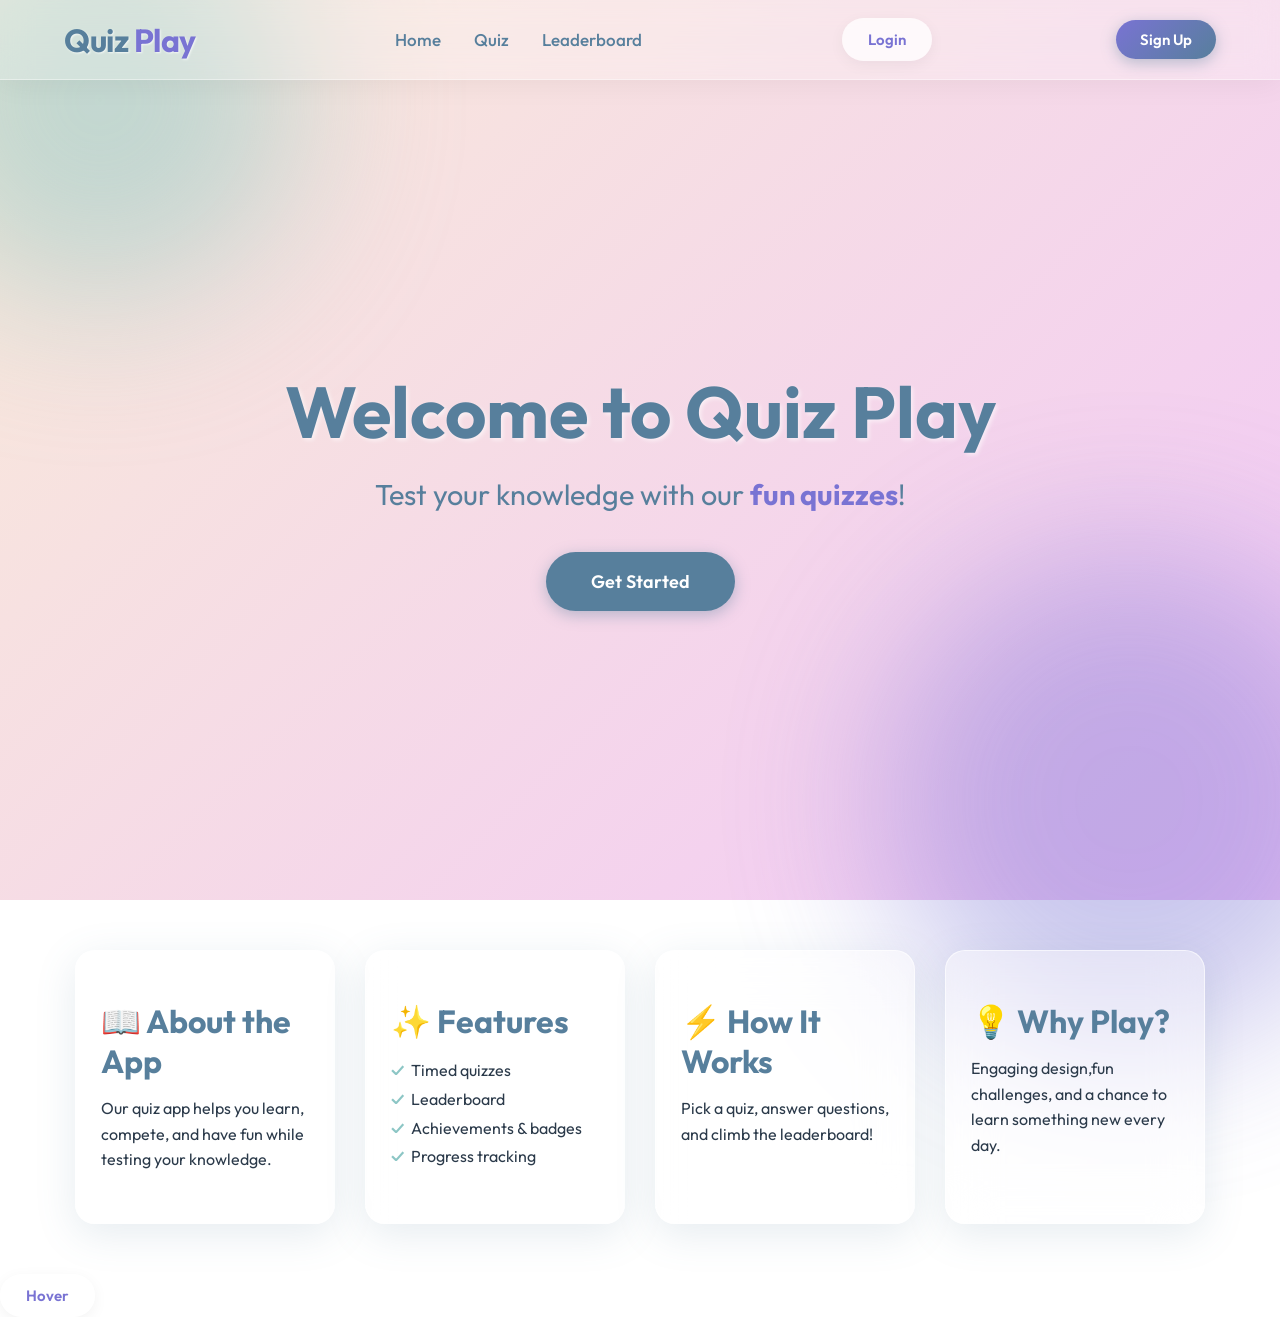
<file: index.html>
<!DOCTYPE html>
<html lang="en">

<head>
    <meta charset="UTF-8">
    <meta name="viewport" content="width=device-width, initial-scale=1.0">
    <link rel="stylesheet" href="style.css">
    <link rel="stylesheet" href='https://unpkg.com/boxicons@2.1.4/css/boxicons.min.css' rel='stylesheet'>
    <title>Quiz app</title>
</head>

<body>
    <header class="header">
        <a href="#home" class="logo">
            Quiz <span>Play</span>
        </a>
        <i class="bx bx-menu" id="menu-icon"></i>
        <nav class="nav">
            <a href="#home">Home</a>
            <a href="quiz.html" id="quizBtn">Quiz</a>
            <a href="lb.html" id="lbBtn">Leaderboard</a>
        </nav>
        <button class="btn" onclick="window.location.href='login.html'">Login</button>
        <button class="gradient-btn" onclick="window.location.href='signup.html'">Sign Up</button>
    </header>
    <section class="home" id="home">
        <h1>Welcome to Quiz Play</h1>
        <p>Test your knowledge with our <span>fun quizzes</span>!</p>
        <button class="Btn" id="getStartedBtn">Get Started</button>
    </section>

    <section class="info-boxes">
        <div class="box">
            <h3>📖 About the App</h3>
            <p>Our quiz app helps you learn, compete, and have fun while testing your knowledge.</p>
        </div>
        <div class="box">
            <h3>✨ Features</h3>
            <ul>
                <li>Timed quizzes</li>
                <li>Leaderboard</li>
                <li>Achievements & badges</li>
                <li>Progress tracking</li>
            </ul>
        </div>
        <div class="box">
            <h3>⚡ How It Works</h3>
            <p>Pick a quiz, answer questions, and climb the leaderboard!</p>
        </div>
        <div class="box">
            <h3>💡 Why Play?</h3>
            <p>Engaging design,fun challenges, and a chance to learn something new every day.</p>
        </div>
    </section>

    <script src="script.js"></script>
    <button class="btn" style="vertical-align:middle"><span>Hover </span></button>
</body>

</html>
</file>
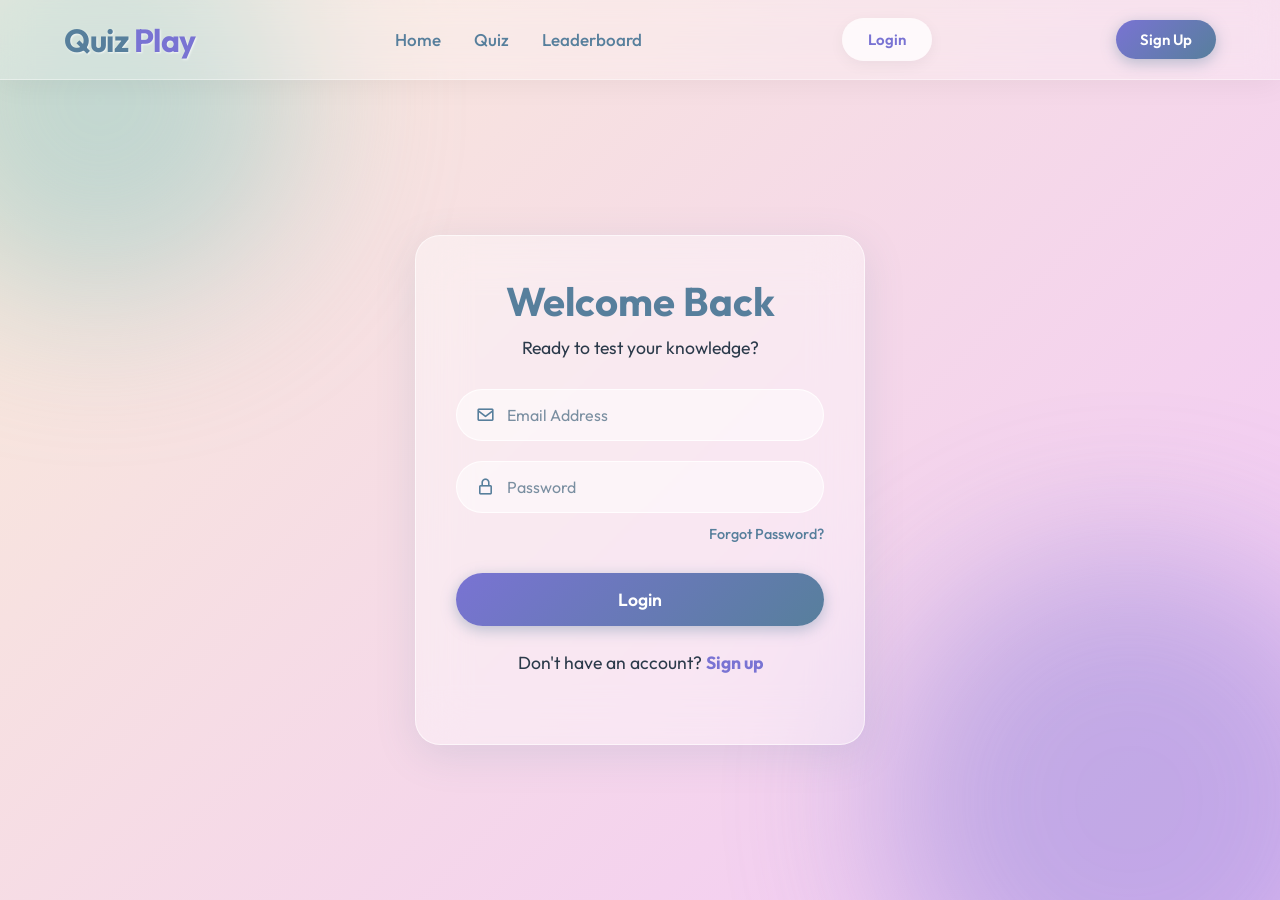
<file: BE.html>
<!DOCTYPE html>
<html lang="en">

<head>
  <meta charset="UTF-8">
  <meta name="viewport" content="width=device-width, initial-scale=1.0">
  <title>Backend Developer Quiz</title>
  <link rel="stylesheet" href="style.css">
  <link rel="stylesheet" href='https://unpkg.com/boxicons@2.1.4/css/boxicons.min.css'>
</head>

<body>
  <header class="header">
    <a href="index.html" class="logo">
      Quiz <span>Play</span>
    </a>
    <i class="bx bx-menu" id="menu-icon"></i>
    <nav class="nav">
      <a href="index.html">Home</a>
      <a href="quiz.html">Quiz</a>
      <a href="lb.html" id="lbBtn">Leaderboard</a>
    </nav>
    <button class="btn" onclick="window.location.href='login.html'">Login</button>
    <button class="gradient-btn" onclick="window.location.href='signup.html'">Sign Up</button>
  </header>

  <div id="quiz-container" data-quiz="BE">
    <p id="progress-text" style="color: #cbd5e1; font-weight: 600; margin-bottom: 1rem;"></p>
    <h3 id="question-text">Loading question...</h3>

    <div id="options-container">
      <!-- Options are dynamically injected by Javascript -->
    </div>

    <!-- Buttons that trigger logic via script.js -->
    <button id="nextBtn">Next Question</button>

    <p id="result"></p>

    <!-- Appears at end of quiz -->
    <button id="tryAgainBtn" style="display: none; background: linear-gradient(45deg, #10b981, #059669);">Try
      Again</button>
  </div>

  <script src="script.js"></script>
</body>

</html>
</file>
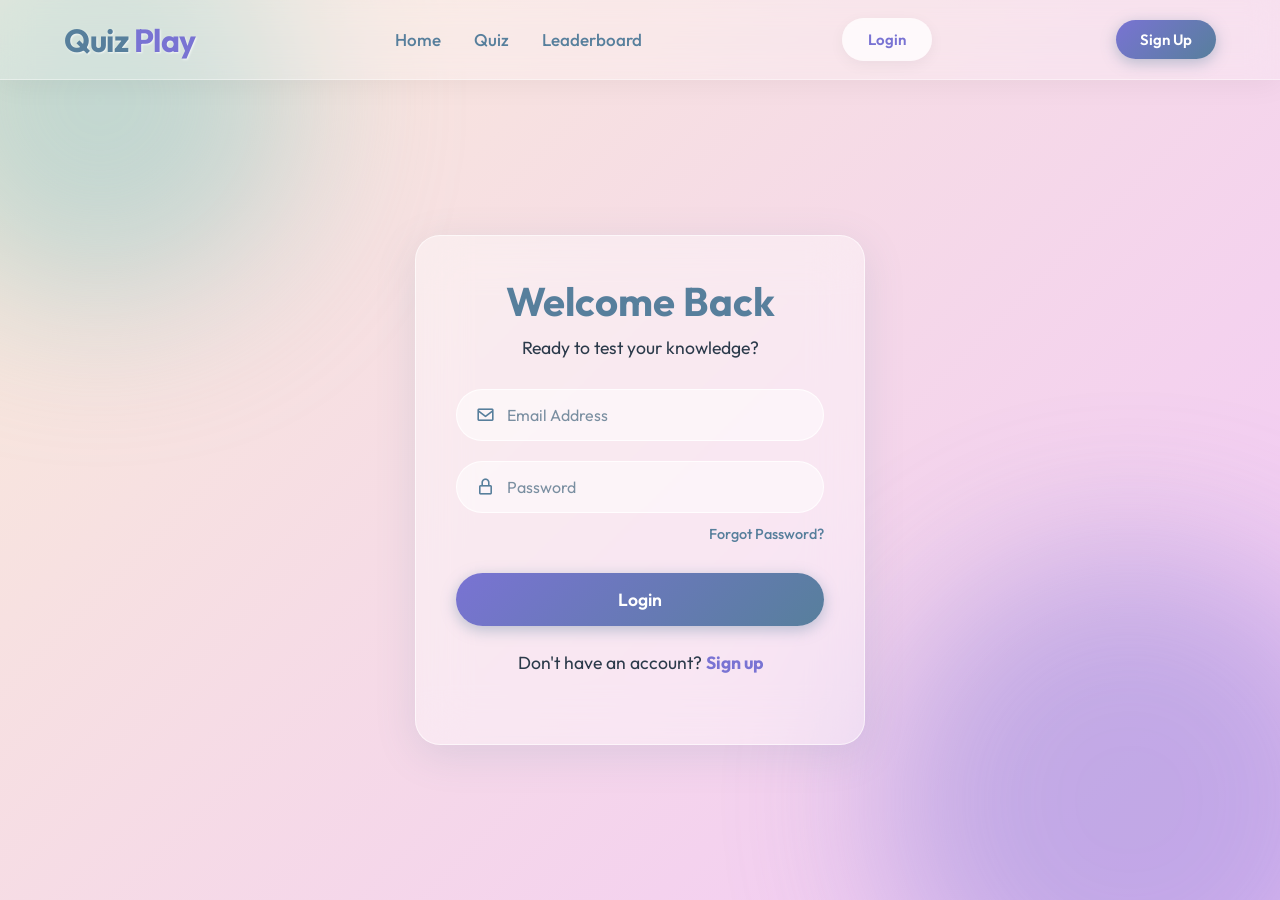
<file: DA.html>
<!DOCTYPE html>
<html lang="en">
<head>
  <meta charset="UTF-8">
  <meta name="viewport" content="width=device-width, initial-scale=1.0">
  <title>Data Analytics Quiz</title>
  <link rel="stylesheet" href="style.css">
  <link rel="stylesheet" href='https://unpkg.com/boxicons@2.1.4/css/boxicons.min.css'>
</head>
<body>
  <header class="header">
    <a href="index.html" class="logo">
      Quiz <span>Play</span>
    </a>
    <i class="bx bx-menu" id="menu-icon"></i>
    <nav class="nav">
      <a href="index.html">Home</a>
      <a href="quiz.html">Quiz</a>
      <a href="lb.html" id="lbBtn">Leaderboard</a>
    </nav>
    <button class="btn" onclick="window.location.href='login.html'">Login</button>
    <button class="gradient-btn" onclick="window.location.href='signup.html'">Sign Up</button>
  </header>

  <div id="quiz-container" data-quiz="DA">
    <p id="progress-text" style="color: #cbd5e1; font-weight: 600; margin-bottom: 1rem;"></p>
    <h3 id="question-text">Loading question...</h3>
    
    <div id="options-container">
      <!-- Options are dynamically injected by Javascript -->
    </div>

    <!-- Buttons that trigger logic via script.js -->
    <button id="nextBtn">Next Question</button>
    
    <p id="result"></p>
    
    <!-- Appears at end of quiz -->
    <button id="tryAgainBtn" style="display: none; background: linear-gradient(45deg, #10b981, #059669);">Try Again</button>
  </div>

  <script src="script.js"></script>
</body>
</html>
</file>
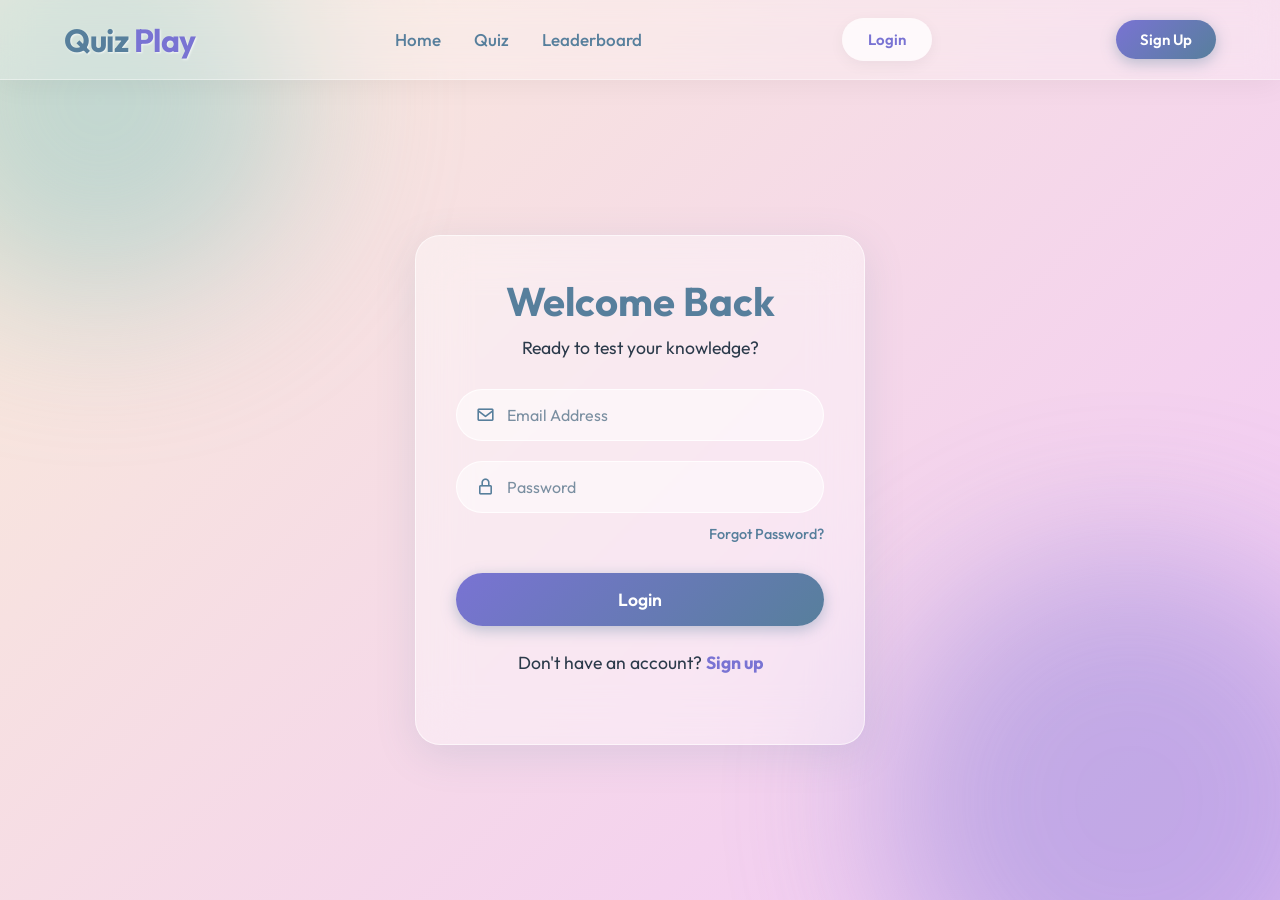
<file: DS.html>
<!DOCTYPE html>
<html lang="en">
<head>
  <meta charset="UTF-8">
  <meta name="viewport" content="width=device-width, initial-scale=1.0">
  <title>Data Scientist Quiz</title>
  <link rel="stylesheet" href="style.css">
  <link rel="stylesheet" href='https://unpkg.com/boxicons@2.1.4/css/boxicons.min.css'>
</head>
<body>
  <header class="header">
    <a href="index.html" class="logo">
      Quiz <span>Play</span>
    </a>
    <i class="bx bx-menu" id="menu-icon"></i>
    <nav class="nav">
      <a href="index.html">Home</a>
      <a href="quiz.html">Quiz</a>
      <a href="lb.html" id="lbBtn">Leaderboard</a>
    </nav>
    <button class="btn" onclick="window.location.href='login.html'">Login</button>
    <button class="gradient-btn" onclick="window.location.href='signup.html'">Sign Up</button>
  </header>

  <div id="quiz-container" data-quiz="DS">
    <p id="progress-text" style="color: #cbd5e1; font-weight: 600; margin-bottom: 1rem;"></p>
    <h3 id="question-text">Loading question...</h3>
    
    <div id="options-container">
      <!-- Options are dynamically injected by Javascript -->
    </div>

    <!-- Buttons that trigger logic via script.js -->
    <button id="nextBtn">Next Question</button>
    
    <p id="result"></p>
    
    <!-- Appears at end of quiz -->
    <button id="tryAgainBtn" style="display: none; background: linear-gradient(45deg, #10b981, #059669);">Try Again</button>
  </div>

  <script src="script.js"></script>
</body>
</html>
</file>
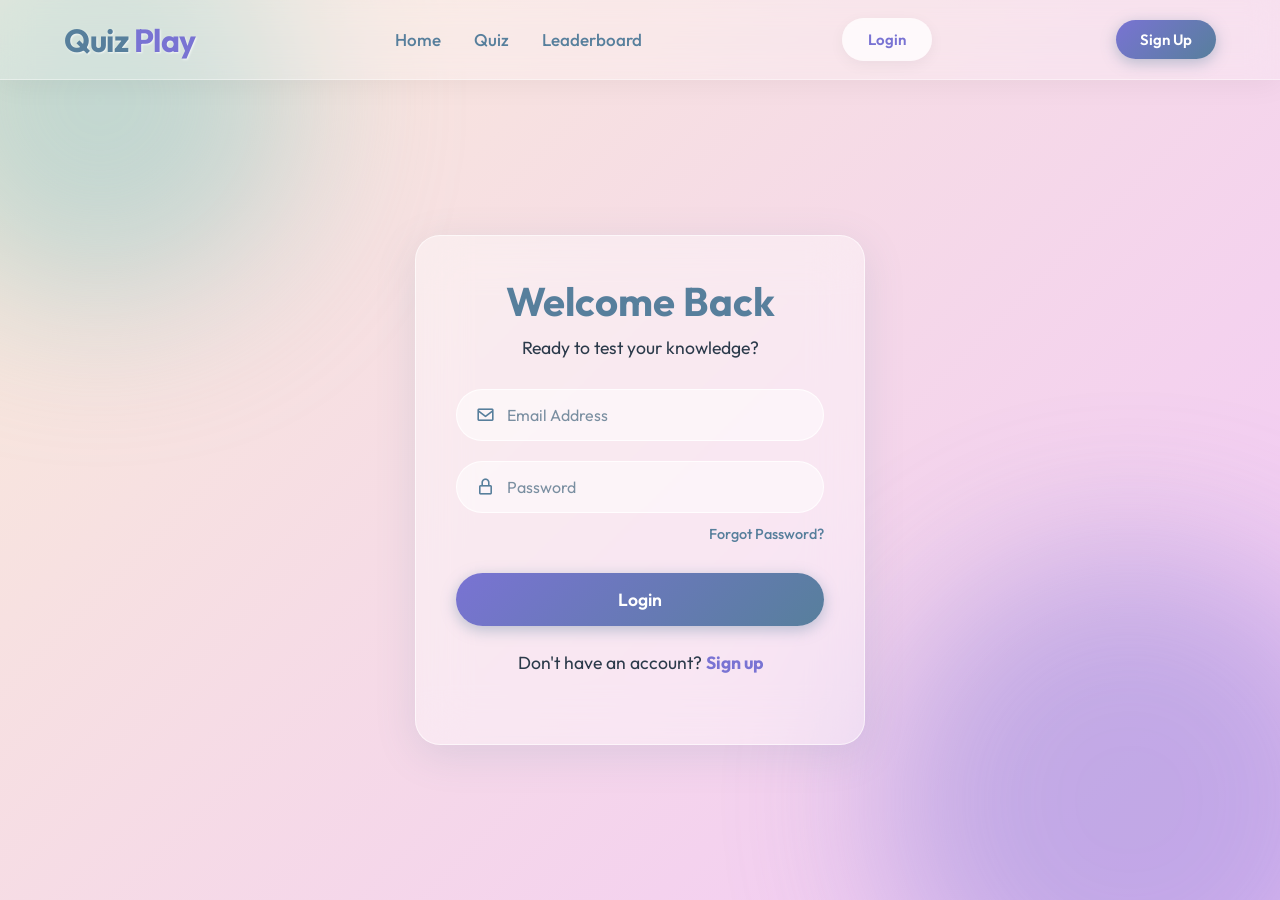
<file: FE.html>
<!DOCTYPE html>
<html lang="en">
<head>
  <meta charset="UTF-8">
  <meta name="viewport" content="width=device-width, initial-scale=1.0">
  <title>Front-End Developer Quiz</title>
  <link rel="stylesheet" href="style.css">
  <link rel="stylesheet" href='https://unpkg.com/boxicons@2.1.4/css/boxicons.min.css'>
</head>
<body>
  <header class="header">
    <a href="index.html" class="logo">
      Quiz <span>Play</span>
    </a>
    <i class="bx bx-menu" id="menu-icon"></i>
    <nav class="nav">
      <a href="index.html">Home</a>
      <a href="quiz.html">Quiz</a>
      <a href="lb.html" id="lbBtn">Leaderboard</a>
    </nav>
    <button class="btn" onclick="window.location.href='login.html'">Login</button>
    <button class="gradient-btn" onclick="window.location.href='signup.html'">Sign Up</button>
  </header>

  <div id="quiz-container" data-quiz="FE">
    <p id="progress-text" style="color: #cbd5e1; font-weight: 600; margin-bottom: 1rem;"></p>
    <h3 id="question-text">Loading question...</h3>
    
    <div id="options-container">
      <!-- Options are dynamically injected by Javascript -->
    </div>

    <!-- Buttons that trigger logic via script.js -->
    <button id="nextBtn">Next Question</button>
    
    <p id="result"></p>
    
    <!-- Appears at end of quiz -->
    <button id="tryAgainBtn" style="display: none; background: linear-gradient(45deg, #10b981, #059669);">Try Again</button>
  </div>

  <script src="script.js"></script>
</body>
</html>
</file>
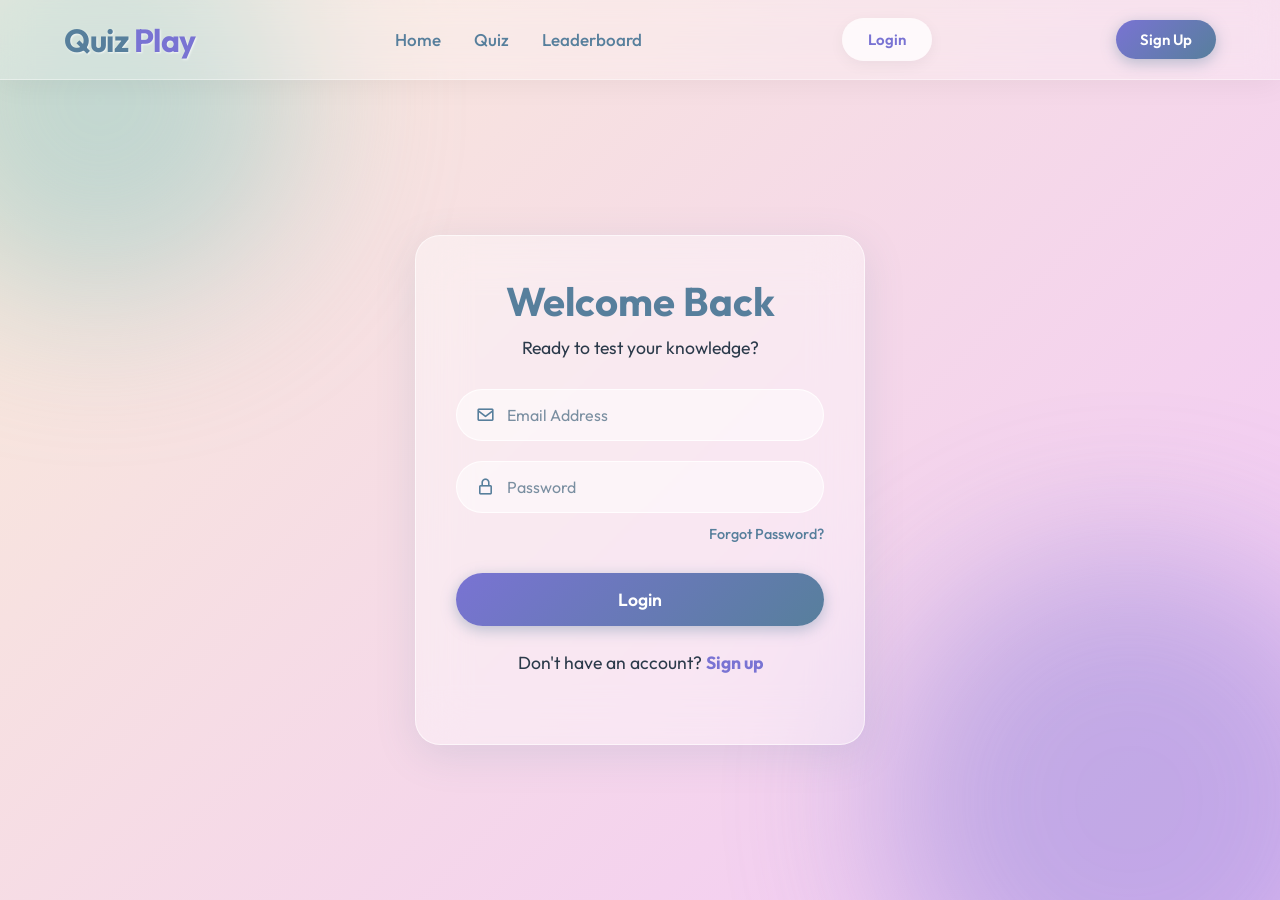
<file: FS.html>
<!DOCTYPE html>
<html lang="en">
<head>
  <meta charset="UTF-8">
  <meta name="viewport" content="width=device-width, initial-scale=1.0">
  <title>Full-Stack Developer Quiz</title>
  <link rel="stylesheet" href="style.css">
  <link rel="stylesheet" href='https://unpkg.com/boxicons@2.1.4/css/boxicons.min.css'>
</head>
<body>
  <header class="header">
    <a href="index.html" class="logo">
      Quiz <span>Play</span>
    </a>
    <i class="bx bx-menu" id="menu-icon"></i>
    <nav class="nav">
      <a href="index.html">Home</a>
      <a href="quiz.html">Quiz</a>
      <a href="lb.html" id="lbBtn">Leaderboard</a>
    </nav>
    <button class="btn" onclick="window.location.href='login.html'">Login</button>
    <button class="gradient-btn" onclick="window.location.href='signup.html'">Sign Up</button>
  </header>

  <div id="quiz-container" data-quiz="FS">
    <p id="progress-text" style="color: #cbd5e1; font-weight: 600; margin-bottom: 1rem;"></p>
    <h3 id="question-text">Loading question...</h3>
    
    <div id="options-container">
      <!-- Options are dynamically injected by Javascript -->
    </div>

    <!-- Buttons that trigger logic via script.js -->
    <button id="nextBtn">Next Question</button>
    
    <p id="result"></p>
    
    <!-- Appears at end of quiz -->
    <button id="tryAgainBtn" style="display: none; background: linear-gradient(45deg, #10b981, #059669);">Try Again</button>
  </div>

  <script src="script.js"></script>
</body>
</html>
</file>
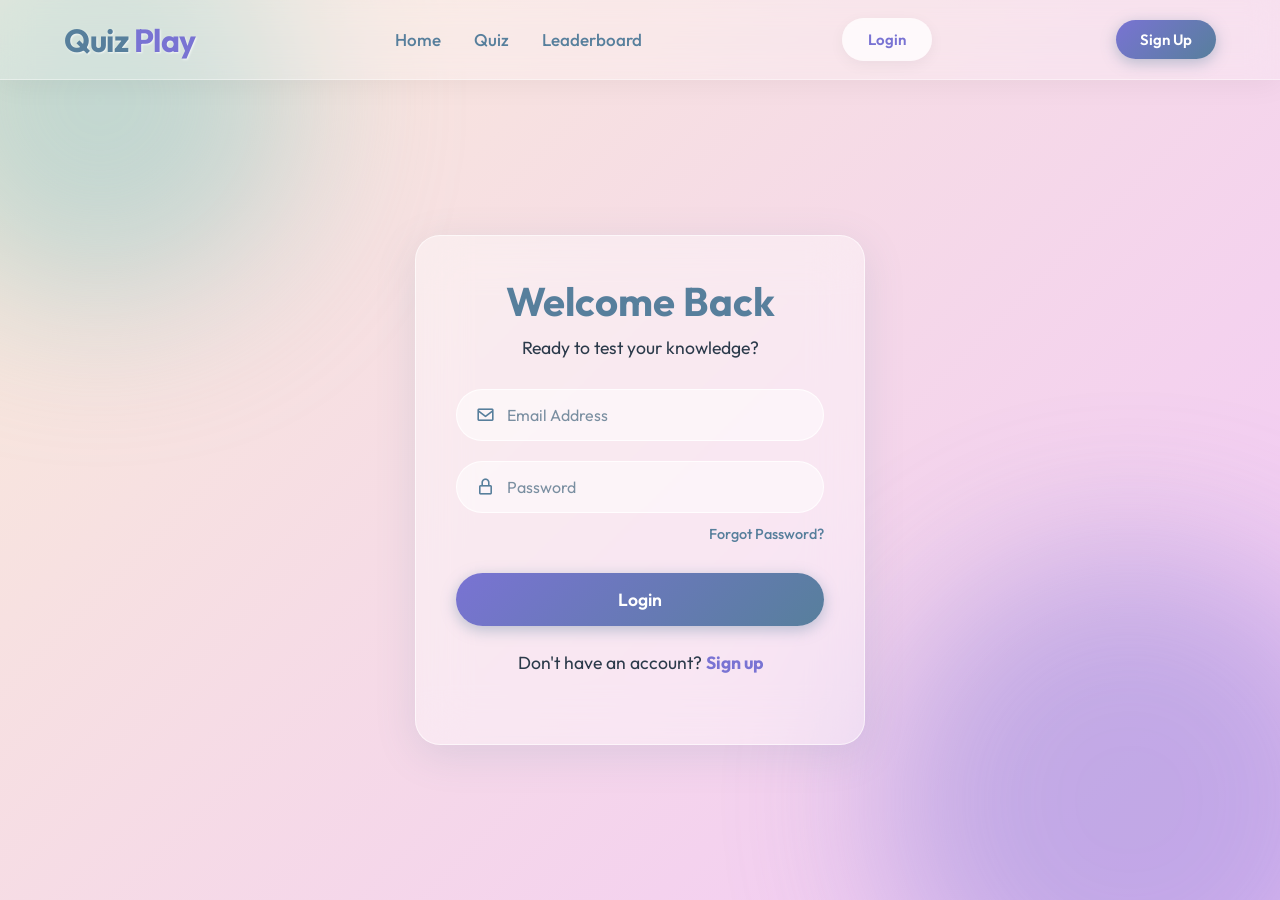
<file: login.html>
<!DOCTYPE html>
<html lang="en">
<head>
    <meta charset="UTF-8">
    <meta name="viewport" content="width=device-width, initial-scale=1.0">
    <link rel="stylesheet" href="style.css">
    <link rel="stylesheet" href='https://unpkg.com/boxicons@2.1.4/css/boxicons.min.css' rel='stylesheet'>
    <title>Quiz App - Login</title>
</head>
<body>
    <header class="header">
        <a href="index.html" class="logo">
            Quiz <span>Play</span>
        </a>
        <i class="bx bx-menu" id="menu-icon"></i>
        <nav class="nav">
            <a href="index.html">Home</a>
            <a href="quiz.html" id="quizBtn">Quiz</a>
            <a href="lb.html" id="lbBtn">Leaderboard</a>
        </nav>
        <button class="btn" onclick="window.location.href='login.html'">Login</button>
        <button class="gradient-btn" onclick="window.location.href='signup.html'">Sign Up</button>
    </header>

    <div class="auth-container">
        <div class="auth-card">
            <h2>Welcome Back</h2>
            <p>Ready to test your knowledge?</p>
            <form action="index.html" class="auth-form">
                <div class="input-group">
                    <i class='bx bx-envelope'></i>
                    <input type="email" placeholder="Email Address" required>
                </div>
                <div class="input-group">
                    <i class='bx bx-lock-alt'></i>
                    <input type="password" placeholder="Password" required>
                </div>
                <div class="forgot-pass">
                    <a href="#">Forgot Password?</a>
                </div>
                <button type="submit" class="gradient-btn auth-submit">Login</button>
            </form>
            <div class="auth-footer">
                <p>Don't have an account? <a href="signup.html">Sign up</a></p>
            </div>
        </div>
    </div>
    
    <script src="script.js"></script>
</body>
</html>
</file>
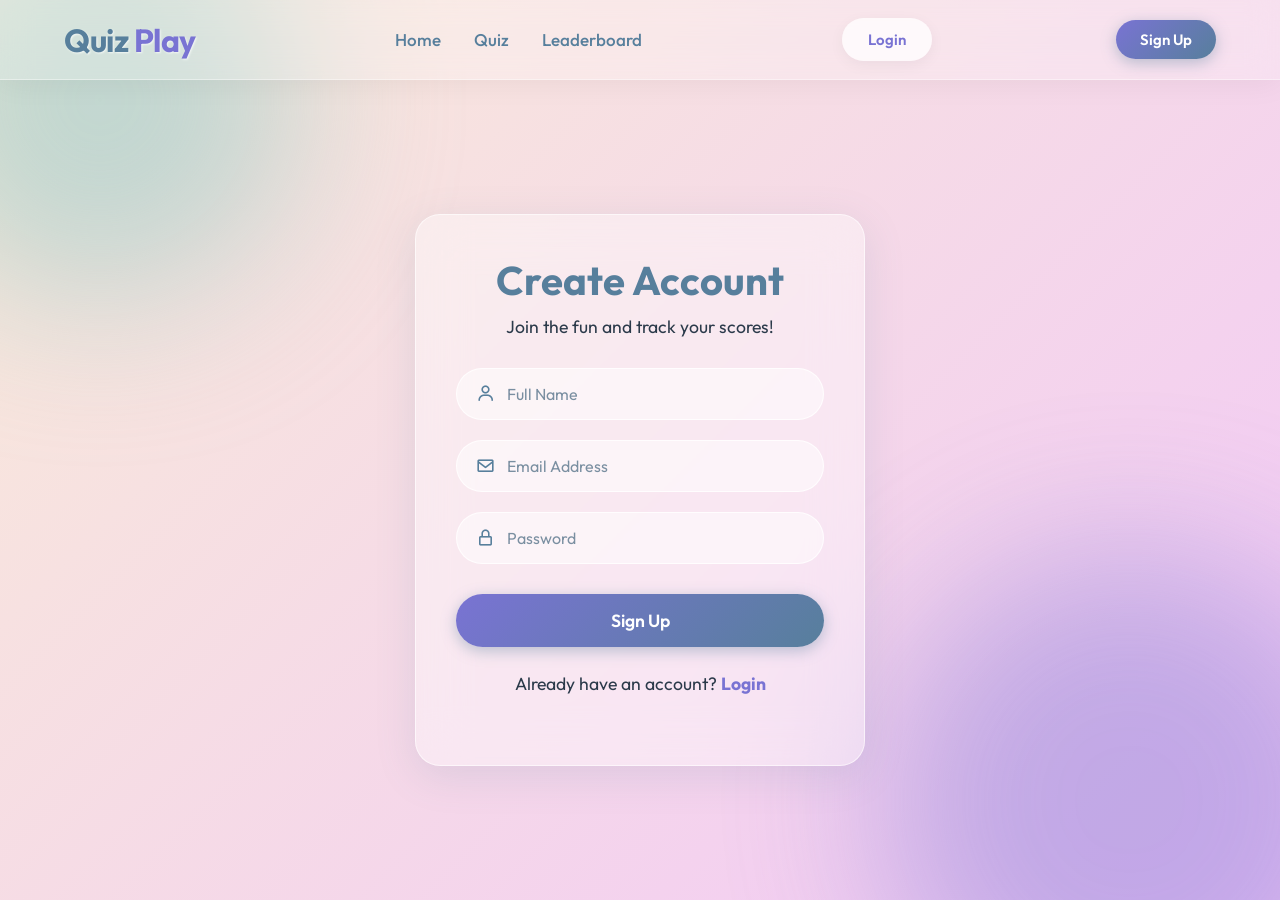
<file: signup.html>
<!DOCTYPE html>
<html lang="en">
<head>
    <meta charset="UTF-8">
    <meta name="viewport" content="width=device-width, initial-scale=1.0">
    <link rel="stylesheet" href="style.css">
    <link rel="stylesheet" href='https://unpkg.com/boxicons@2.1.4/css/boxicons.min.css' rel='stylesheet'>
    <title>Quiz App - Sign Up</title>
</head>
<body>
    <header class="header">
        <a href="index.html" class="logo">
            Quiz <span>Play</span>
        </a>
        <i class="bx bx-menu" id="menu-icon"></i>
        <nav class="nav">
            <a href="index.html">Home</a>
            <a href="quiz.html" id="quizBtn">Quiz</a>
            <a href="lb.html" id="lbBtn">Leaderboard</a>
        </nav>
        <button class="btn" onclick="window.location.href='login.html'">Login</button>
        <button class="gradient-btn" onclick="window.location.href='signup.html'">Sign Up</button>
    </header>

    <div class="auth-container">
        <div class="auth-card">
            <h2>Create Account</h2>
            <p>Join the fun and track your scores!</p>
            <form action="index.html" class="auth-form">
                <div class="input-group">
                    <i class='bx bx-user'></i>
                    <input type="text" placeholder="Full Name" required>
                </div>
                <div class="input-group">
                    <i class='bx bx-envelope'></i>
                    <input type="email" placeholder="Email Address" required>
                </div>
                <div class="input-group">
                    <i class='bx bx-lock-alt'></i>
                    <input type="password" placeholder="Password" required>
                </div>
                <button type="submit" class="gradient-btn auth-submit">Sign Up</button>
            </form>
            <div class="auth-footer">
                <p>Already have an account? <a href="login.html">Login</a></p>
            </div>
        </div>
    </div>
    
    <script src="script.js"></script>
</body>
</html>
</file>
<file: style.css>
@import url('https://fonts.googleapis.com/css2?family=Outfit:wght@300;400;500;600;700&display=swap');

:root {
  --clr-peach: #F9EBD8;
  --clr-teal: #8CC6C5;
  --clr-blue: #577F9C;
  --clr-purple: #7973D3;
  --clr-pink: #F2C8F7;

  --text-main: #2b3a4a;
  --bg-gradient: linear-gradient(135deg, var(--clr-peach) 0%, var(--clr-pink) 100%);
}

* {
  margin: 0;
  padding: 0;
  box-sizing: border-box;
  font-family: 'Outfit', sans-serif;
}

body {
  background: var(--bg-gradient);
  background-attachment: fixed;
  color: var(--text-main);
  min-height: 100vh;
  overflow-x: hidden;
  position: relative;
}

/* Background Shapes */
body::before,
body::after {
  content: '';
  position: fixed;
  border-radius: 50%;
  z-index: -1;
  filter: blur(80px);
  animation: float 20s infinite alternate ease-in-out;
}

body::before {
  width: 40vw;
  height: 40vw;
  max-width: 400px;
  max-height: 400px;
  background: var(--clr-teal);
  top: -100px;
  left: -100px;
  opacity: 0.5;
}

body::after {
  width: 50vw;
  height: 50vw;
  max-width: 500px;
  max-height: 500px;
  background: var(--clr-purple);
  bottom: -150px;
  right: -100px;
  opacity: 0.4;
  animation-delay: -10s;
}

@keyframes float {
  0% {
    transform: translate(0, 0) scale(1);
  }

  50% {
    transform: translate(50px, 50px) scale(1.1);
  }

  100% {
    transform: translate(-30px, 80px) scale(0.9);
  }
}

/* Glassmorphism Header */
.header {
  background: rgba(255, 255, 255, 0.25);
  backdrop-filter: blur(15px);
  -webkit-backdrop-filter: blur(15px);
  box-shadow: 0 4px 30px rgba(0, 0, 0, 0.05);
  height: 80px;
  width: 100%;
  display: flex;
  justify-content: space-between;
  align-items: center;
  padding: 0 5%;
  position: sticky;
  top: 0;
  z-index: 100;
  border-bottom: 1px solid rgba(255, 255, 255, 0.4);
}

.logo {
  text-decoration: none;
  color: var(--clr-blue);
  font-size: 32px;
  font-weight: 700;
  letter-spacing: -0.5px;
  text-shadow: 1px 1px 2px rgba(255, 255, 255, 0.7);
}

.logo span {
  color: var(--clr-purple);
}

.nav a {
  text-decoration: none;
  color: var(--clr-blue);
  font-size: 17px;
  margin: 0 15px;
  font-weight: 500;
  transition: all 0.3s ease;
  position: relative;
}

.nav a::after {
  content: '';
  position: absolute;
  width: 0;
  height: 3px;
  background-color: var(--clr-teal);
  bottom: -6px;
  left: 0;
  transition: width 0.3s ease;
  border-radius: 2px;
}

.nav a:hover {
  color: var(--clr-teal);
}

.nav a:hover::after {
  width: 100%;
}

#menu-icon {
  display: none;
  font-size: 32px;
  color: var(--clr-blue);
  cursor: pointer;
}

/* Buttons */
.btn {
  background: rgba(255, 255, 255, 0.7);
  color: var(--clr-purple);
  border: 2px solid transparent;
  padding: 10px 24px;
  border-radius: 30px;
  font-size: 15px;
  font-weight: 600;
  cursor: pointer;
  box-shadow: 0 4px 15px rgba(0, 0, 0, 0.05);
  transition: all 0.3s ease;
  backdrop-filter: blur(5px);
}

.btn:hover {
  background: var(--clr-purple);
  color: white;
  border-color: var(--clr-purple);
  transform: translateY(-3px);
  box-shadow: 0 8px 20px rgba(121, 115, 211, 0.4);
}

.gradient-btn {
  background: linear-gradient(135deg, var(--clr-purple), var(--clr-blue));
  color: white;
  border: none;
  padding: 10px 24px;
  border-radius: 30px;
  font-size: 15px;
  font-weight: 600;
  cursor: pointer;
  box-shadow: 0 4px 15px rgba(87, 127, 156, 0.4);
  transition: all 0.3s ease;
}

.gradient-btn:hover {
  transform: translateY(-3px);
  box-shadow: 0 8px 20px rgba(87, 127, 156, 0.6);
  filter: brightness(1.1);
}

/* Active Click State for Buttons */
.btn:active,
.Btn:active,
.gradient-btn:active {
  transform: translateY(1px) scale(0.96) !important;
  box-shadow: 0 3px 8px rgba(0, 0, 0, 0.1) !important;
  transition: transform 0.1s ease, box-shadow 0.1s ease;
}

.quiz .Btn:active {
  transform: translateX(10px) translateY(1px) scale(0.96) !important;
}

/* Home Section */
.home {
  display: flex;
  flex-direction: column;
  justify-content: center;
  align-items: center;
  text-align: center;
  min-height: calc(100vh - 80px);
  padding: 0 20px;
}

.home h1,
.heading {
  font-size: 4.5rem;
  color: var(--clr-blue);
  margin-bottom: 20px;
  animation: fadeInDown 1s ease;
  text-shadow: 2px 2px 4px rgba(255, 255, 255, 0.6);
  line-height: 1.2;
}

.heading {
  font-size: 3.5rem;
  margin-top: 40px;
}

.home p {
  font-size: 1.8rem;
  color: var(--clr-blue);
  margin-bottom: 40px;
  animation: fadeInUp 1s ease 0.3s forwards;
  opacity: 0;
  font-weight: 400;
}

.home p span {
  color: var(--clr-purple);
  font-weight: 700;
}

.home .Btn {
  background: var(--clr-blue);
  color: white;
  border: none;
  padding: 18px 45px;
  border-radius: 35px;
  font-size: 18px;
  font-weight: 600;
  box-shadow: 0 4px 15px rgba(87, 127, 156, 0.4);
  cursor: pointer;
  transition: all 0.3s ease;
  animation: fadeInUp 1s ease 0.6s forwards;
  opacity: 0;
}

.home .Btn:hover {
  background: var(--clr-teal);
  transform: translateY(-4px);
  box-shadow: 0 8px 25px rgba(140, 198, 197, 0.6);
}

/* Quiz Section Options */
.quiz {
  display: flex;
  flex-direction: column;
  align-items: center;
  padding: 60px 0px;
  gap: 20px;
}

.quiz .Btn {
  width: 100%;
  max-width: 450px;
  padding: 18px 20px;
  font-size: 18px;
  font-weight: 500;
  background: rgba(255, 255, 255, 0.6);
  color: var(--clr-blue);
  border: 1px solid rgba(255, 255, 255, 0.8);
  border-radius: 15px;
  backdrop-filter: blur(10px);
  box-shadow: 0 4px 15px rgba(0, 0, 0, 0.03);
  cursor: pointer;
  transition: all 0.3s cubic-bezier(0.25, 0.8, 0.25, 1);
  position: relative;
  overflow: hidden;
  animation: fadeInUp 1s ease forwards;
}

.quiz .Btn::before {
  content: '';
  position: absolute;
  top: 0;
  left: -100%;
  width: 100%;
  height: 100%;
  background: linear-gradient(90deg, transparent, rgba(255, 255, 255, 0.4), transparent);
  transition: all 0.5s ease;
}

.quiz .Btn:hover::before {
  left: 100%;
}

.quiz .Btn:hover {
  background: var(--clr-teal);
  color: white;
  border-color: var(--clr-teal);
  transform: translateX(10px) translateY(-2px);
  box-shadow: 0 8px 20px rgba(140, 198, 197, 0.4);
}

#quiz-container {
  background: rgba(255, 255, 255, 0.4);
  backdrop-filter: blur(25px);
  -webkit-backdrop-filter: blur(25px);
  border: 1px solid rgba(255, 255, 255, 0.6);
  box-shadow: 0 10px 40px rgba(87, 127, 156, 0.15);
  padding: 50px;
  max-width: 850px;
  margin: 60px auto;
  border-radius: 25px;
  text-align: center;
  position: relative;
}

/* Timer */
#timer {
  position: absolute;
  top: 20px;
  right: 25px;
  font-size: 18px;
  font-weight: 600;
  color: var(--clr-blue);
  background: rgba(255, 255, 255, 0.7);
  padding: 5px 15px;
  border-radius: 20px;
  box-shadow: 0 2px 10px rgba(0, 0, 0, 0.05);
}

/* Difficulty Selector */
#difficulty-container {
  display: flex;
  justify-content: center;
  gap: 15px;
  margin-top: 30px;
  flex-wrap: wrap;
}

#difficulty-container .Btn {
  max-width: 200px;
  padding: 12px 20px;
  font-size: 16px;
}

/* Review Section */
#review-container {
  margin-top: 30px;
  text-align: left;
  max-height: 400px;
  overflow-y: auto;
  padding: 10px;
}

.review-item {
  background: rgba(255, 255, 255, 0.6);
  border-radius: 12px;
  padding: 15px;
  margin-bottom: 15px;
  border-left: 5px solid #ccc;
  box-shadow: 0 2px 8px rgba(0, 0, 0, 0.05);
}

.review-item.correct {
  border-left-color: #4ade80;
}

.review-item.wrong {
  border-left-color: #f87171;
}

.review-item p {
  font-size: 15px;
  margin: 5px 0;
  color: var(--text-main);
}

.review-item p strong {
  font-weight: 600;
  color: var(--clr-blue);
}

#review-container::-webkit-scrollbar {
  width: 8px;
}

#review-container::-webkit-scrollbar-thumb {
  background: var(--clr-blue);
  border-radius: 4px;
}

/* Animations */
@keyframes fadeInDown {
  from {
    opacity: 0;
    transform: translateY(-30px);
  }

  to {
    opacity: 1;
    transform: translateY(0);
  }
}

@keyframes fadeInUp {
  from {
    opacity: 0;
    transform: translateY(30px);
  }

  to {
    opacity: 1;
    transform: translateY(0);
  }
}

/* General Layout adjustments */
@media (max-width: 768px) {
  #menu-icon {
    display: block;
  }

  .nav {
    display: none;
  }

  .btn,
  .gradient-btn {
    display: none;
  }

  .home h1,
  .heading {
    font-size: 2.8rem;
  }

  .home p {
    font-size: 1.3rem;
  }

  #quiz-container {
    padding: 30px 20px;
    margin: 30px 20px;
  }
}

/* Leaderboard Section */
.leaderboard-container {
  display: flex;
  flex-direction: column;
  align-items: center;
  padding: 40px 20px;
  min-height: calc(100vh - 80px);
}

.leaderboard {
  background: rgba(255, 255, 255, 0.4);
  backdrop-filter: blur(25px);
  -webkit-backdrop-filter: blur(25px);
  border: 1px solid rgba(255, 255, 255, 0.6);
  box-shadow: 0 10px 40px rgba(87, 127, 156, 0.15);
  border-radius: 25px;
  overflow: hidden;
  width: 100%;
  max-width: 600px;
  animation: fadeInUp 1s ease forwards;
}

.entry {
  display: flex;
  justify-content: space-between;
  align-items: center;
  padding: 20px 30px;
  border-bottom: 1px solid rgba(255, 255, 255, 0.4);
  transition: all 0.3s ease;
  font-size: 1.2rem;
  color: var(--clr-blue);
  font-weight: 500;
}

.entry:last-child {
  border-bottom: none;
}

.entry:hover {
  background: rgba(255, 255, 255, 0.6);
  transform: scale(1.02);
  box-shadow: 0 4px 15px rgba(0, 0, 0, 0.05);
  border-radius: 10px;
}

.entry .rank {
  font-weight: 700;
  width: 40px;
  height: 40px;
  display: flex;
  align-items: center;
  justify-content: center;
  background: rgba(255, 255, 255, 0.7);
  border-radius: 50%;
  color: var(--text-main);
}

.entry.top-3 .rank {
  color: white;
  box-shadow: 0 4px 10px rgba(0, 0, 0, 0.1);
}

.entry.rank-1 .rank {
  background: linear-gradient(135deg, #fbbf24, #f59e0b);
}

.entry.rank-2 .rank {
  background: linear-gradient(135deg, #94a3b8, #64748b);
}

.entry.rank-3 .rank {
  background: linear-gradient(135deg, #b45309, #78350f);
}

.entry .name {
  flex-grow: 1;
  margin-left: 20px;
  text-align: left;
}

.entry .score {
  font-weight: 700;
  color: var(--clr-purple);
  background: white;
  padding: 5px 15px;
  border-radius: 20px;
  box-shadow: 0 2px 8px rgba(121, 115, 211, 0.2);
}

/* Authentication Pages */
.auth-container {
  display: flex;
  justify-content: center;
  align-items: center;
  min-height: calc(100vh - 80px);
  padding: 40px 20px;
}

.auth-card {
  background: rgba(255, 255, 255, 0.4);
  backdrop-filter: blur(25px);
  -webkit-backdrop-filter: blur(25px);
  border: 1px solid rgba(255, 255, 255, 0.6);
  box-shadow: 0 10px 40px rgba(87, 127, 156, 0.15);
  border-radius: 25px;
  padding: 40px;
  width: 100%;
  max-width: 450px;
  text-align: center;
  animation: fadeInUp 0.8s ease forwards;
}

.auth-card h2 {
  font-size: 2.5rem;
  color: var(--clr-blue);
  margin-bottom: 10px;
}

.auth-card p {
  color: var(--text-main);
  margin-bottom: 30px;
  font-size: 1.1rem;
}

.auth-form {
  display: flex;
  flex-direction: column;
  gap: 20px;
}

.input-group {
  position: relative;
  display: flex;
  align-items: center;
}

.input-group i {
  position: absolute;
  left: 20px;
  font-size: 1.2rem;
  color: var(--clr-blue);
  pointer-events: none;
}

.input-group input {
  width: 100%;
  padding: 15px 20px 15px 50px;
  border-radius: 30px;
  border: 1px solid rgba(255, 255, 255, 0.8);
  background: rgba(255, 255, 255, 0.5);
  font-size: 1rem;
  color: var(--text-main);
  outline: none;
  transition: all 0.3s ease;
  font-family: inherit;
}

.input-group input::placeholder {
  color: #7a8fa1;
}

.input-group input:focus {
  background: rgba(255, 255, 255, 0.8);
  border-color: var(--clr-teal);
  box-shadow: 0 0 10px rgba(140, 198, 197, 0.4);
}

.forgot-pass {
  text-align: right;
  margin-top: -10px;
}

.forgot-pass a {
  color: var(--clr-blue);
  text-decoration: none;
  font-size: 0.9rem;
  font-weight: 500;
  transition: color 0.3s ease;
}

.forgot-pass a:hover {
  color: var(--clr-purple);
}

.auth-submit {
  width: 100%;
  padding: 15px;
  font-size: 1.1rem;
  margin-top: 10px;
}

.auth-footer {
  margin-top: 25px;
}

.auth-footer a {
  color: var(--clr-purple);
  text-decoration: none;
  font-weight: 700;
  transition: all 0.3s ease;
}

.auth-footer a:hover {
  color: var(--clr-teal);
  text-decoration: underline;
}

/* User Profile UI (Header) */
.user-profile {
  display: flex;
  align-items: center;
  gap: 15px;
  background: rgba(255, 255, 255, 0.3);
  padding: 5px 15px;
  border-radius: 30px;
  backdrop-filter: blur(10px);
  border: 1px solid rgba(255, 255, 255, 0.4);
}

.user-profile i {
  font-size: 2rem;
  color: var(--clr-purple);
}

.user-profile span {
  font-weight: 600;
  color: var(--text-main);
}

.user-profile .logout-btn {
  background: rgba(248, 113, 113, 0.1);
  color: #f87171;
  border: 1px solid #f87171;
  padding: 5px 15px;
  border-radius: 20px;
  cursor: pointer;
  font-weight: 500;
  transition: all 0.3s ease;
}

.user-profile .logout-btn:hover {
  background: #f87171;
  color: white;
  transform: scale(1.05);
}

/* Information Boxes Area */
.info-boxes {
  display: flex;
  flex-wrap: wrap;
  justify-content: center;
  gap: 30px;
  padding: 50px 20px;
  max-width: 1200px;
  margin: 0 auto;
}

.info-boxes .box {
  background: rgba(255, 255, 255, 0.4);
  backdrop-filter: blur(25px);
  -webkit-backdrop-filter: blur(25px);
  border: 1px solid rgba(255, 255, 255, 0.6);
  box-shadow: 0 10px 40px rgba(87, 127, 156, 0.15);
  border-radius: 20px;
  padding: 50px 25px;
  width: 100%;
  max-width: 260px;
  text-align: left;
  transition: transform .2s;
  animation: fadeOutUp 0.8s ease forwards;
}

.info-boxes .box:hover {
  transform: scale(1.5);
  box-shadow: 0 15px 45px rgba(34, 33, 34, 0.763);
  background: rgba(255, 255, 255, 0.652);
}

.info-boxes .box h3 {
  font-size: 2rem;
  color: var(--clr-blue);
  margin-bottom: 15px;
  display: flex;
  align-items: center;
  gap: 8px;
}

.info-boxes .box p {
  color: var(--text-main);
  line-height: 1.6;
  font-size: 1rem;
}

.info-boxes .box ul {
  list-style: none;
  padding: 0;
  color: var(--text-main);
  line-height: 1.8;
  font-size: 1rem;
}

.info-boxes .box ul li {
  position: relative;
  padding-left: 20px;
}

.info-boxes .box ul li::before {
  content: '✓';
  position: absolute;
  left: 0;
  color: var(--clr-teal);
  font-weight: bold;
}
</file>
